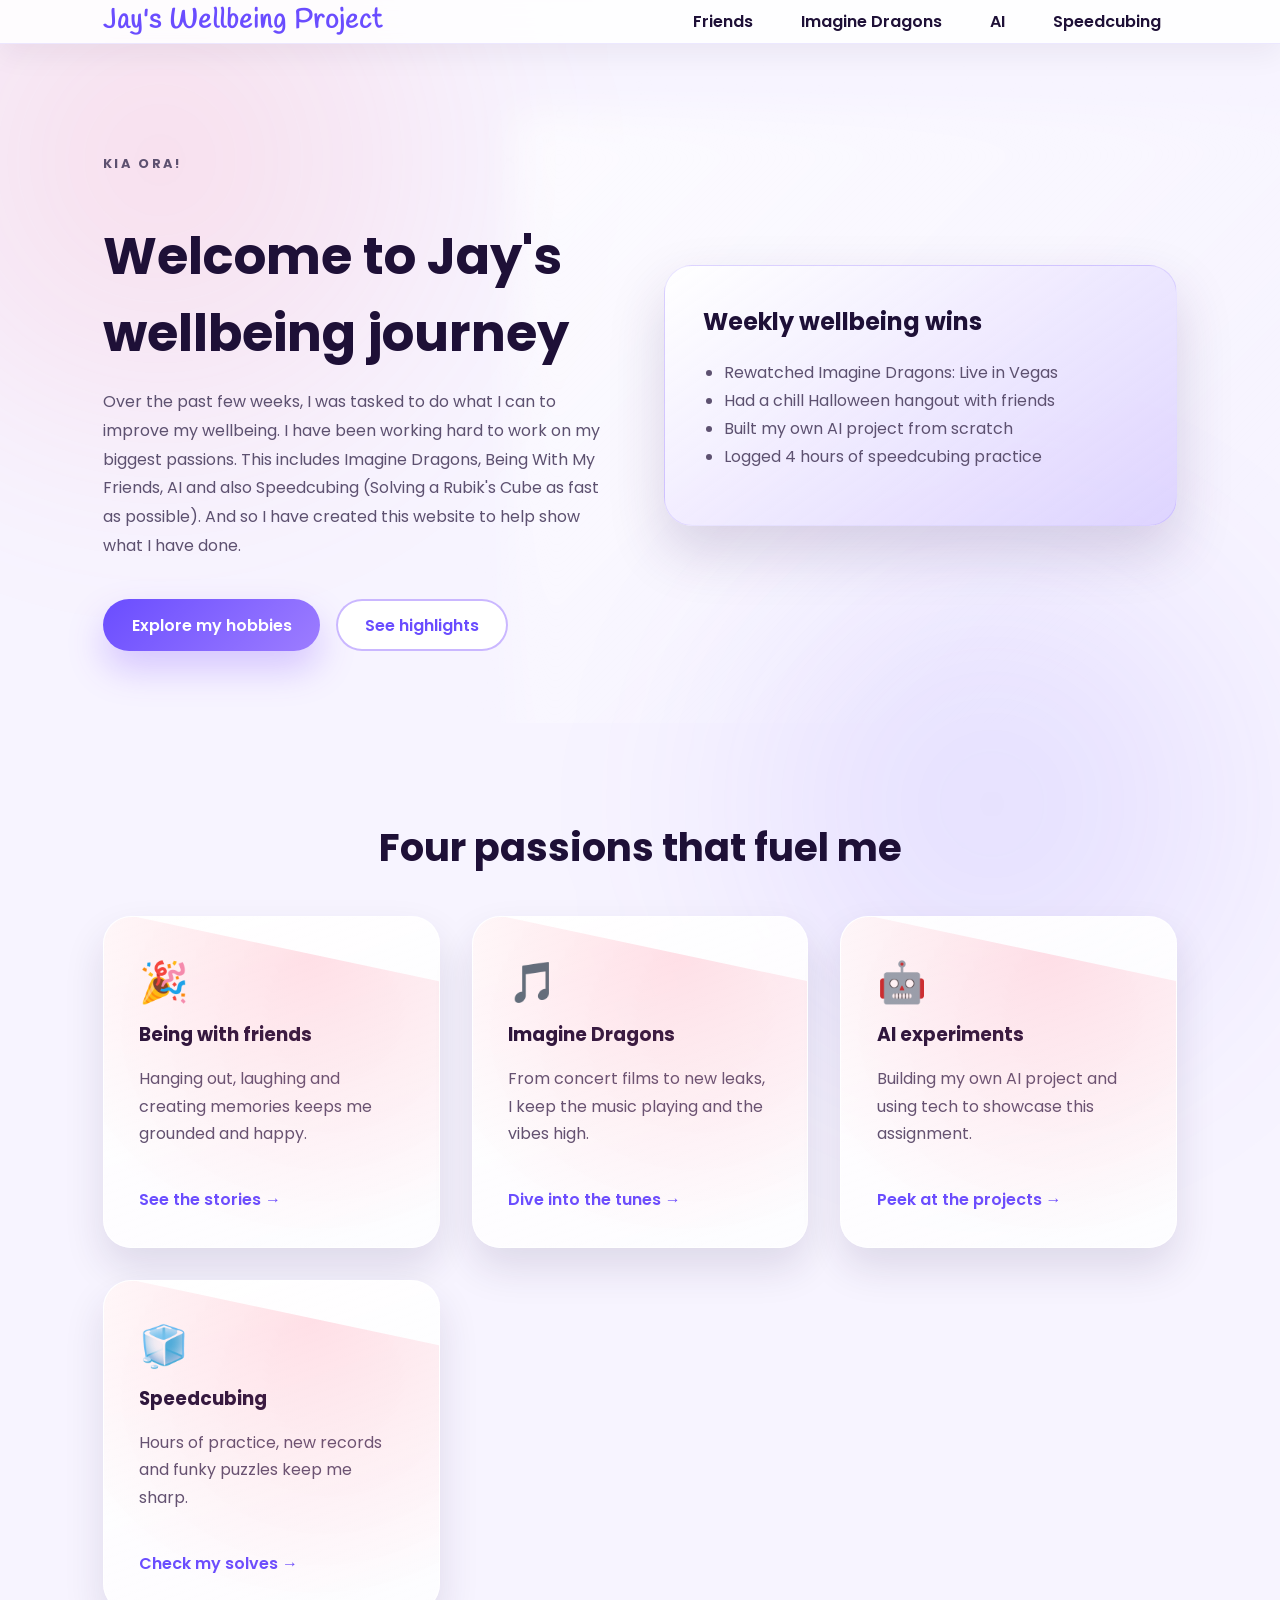
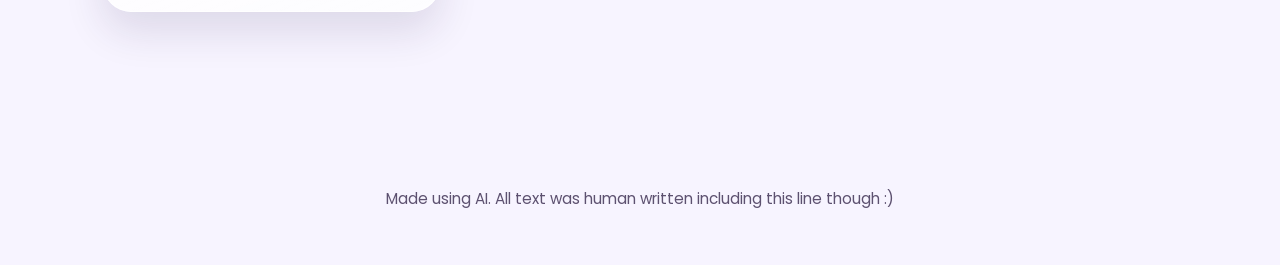
<file: index.html>
<!DOCTYPE html>
<html lang="en">
  <head>
    <meta charset="UTF-8" />
    <meta name="viewport" content="width=device-width, initial-scale=1.0" />
    <title>Jay's Wellbeing Project</title>
    <link rel="preconnect" href="https://fonts.googleapis.com" />
    <link rel="preconnect" href="https://fonts.gstatic.com" crossorigin />
    <link
      href="https://fonts.googleapis.com/css2?family=Poppins:wght@300;400;600;700&family=Handlee&display=swap"
      rel="stylesheet"
    />
    <link rel="stylesheet" href="styles.css" />
  </head>
  <body>
    <header class="site-header">
      <div class="container flex-between">
        <a class="logo" href="index.html">Jay's Wellbeing Project</a>
        <nav class="main-nav">
          <a href="friends.html">Friends</a>
          <a href="imagine-dragons.html">Imagine Dragons</a>
          <a href="ai.html">AI</a>
          <a href="speedcubing.html">Speedcubing</a>
        </nav>
      </div>
    </header>

    <main>
      <section class="hero">
        <div class="container hero-content">
          <div class="hero-text">
            <p class="eyebrow">Kia ora!</p>
            <h1>Welcome to Jay's wellbeing journey</h1>
            <p>
              Over the past few weeks, I was tasked to do what I can to improve my
              wellbeing. I have been working hard to work on my biggest passions.
              This includes Imagine Dragons, Being With My Friends, AI and also
              Speedcubing (Solving a Rubik's Cube as fast as possible). And so I
              have created this website to help show what I have done.
            </p>
            <div class="hero-buttons">
              <a class="btn" href="friends.html">Explore my hobbies</a>
              <a class="btn secondary" href="#hobby-grid">See highlights</a>
            </div>
          </div>
          <div class="hero-card">
            <h2>Weekly wellbeing wins</h2>
            <ul>
              <li>Rewatched Imagine Dragons: Live in Vegas</li>
              <li>Had a chill Halloween hangout with friends</li>
              <li>Built my own AI project from scratch</li>
              <li>Logged 4 hours of speedcubing practice</li>
            </ul>
          </div>
        </div>
      </section>

      <section id="hobby-grid" class="hobby-grid">
        <div class="container">
          <h2>Four passions that fuel me</h2>
          <div class="grid">
            <a class="hobby-card" href="friends.html">
              <div class="emoji">🎉</div>
              <h3>Being with friends</h3>
              <p>
                Hanging out, laughing and creating memories keeps me grounded and
                happy.
              </p>
              <span class="link">See the stories →</span>
            </a>
            <a class="hobby-card" href="imagine-dragons.html">
              <div class="emoji">🎵</div>
              <h3>Imagine Dragons</h3>
              <p>
                From concert films to new leaks, I keep the music playing and the
                vibes high.
              </p>
              <span class="link">Dive into the tunes →</span>
            </a>
            <a class="hobby-card" href="ai.html">
              <div class="emoji">🤖</div>
              <h3>AI experiments</h3>
              <p>
                Building my own AI project and using tech to showcase this
                assignment.
              </p>
              <span class="link">Peek at the projects →</span>
            </a>
            <a class="hobby-card" href="speedcubing.html">
              <div class="emoji">🧊</div>
              <h3>Speedcubing</h3>
              <p>
                Hours of practice, new records and funky puzzles keep me sharp.
              </p>
              <span class="link">Check my solves →</span>
            </a>
          </div>
        </div>
      </section>
    </main>

    <footer class="site-footer">
      <div class="container">
        <p>Made using AI. All text was human written including this line though :)</p>
      </div>
    </footer>

    <script src="scripts.js"></script>
  </body>
</html>
</file>
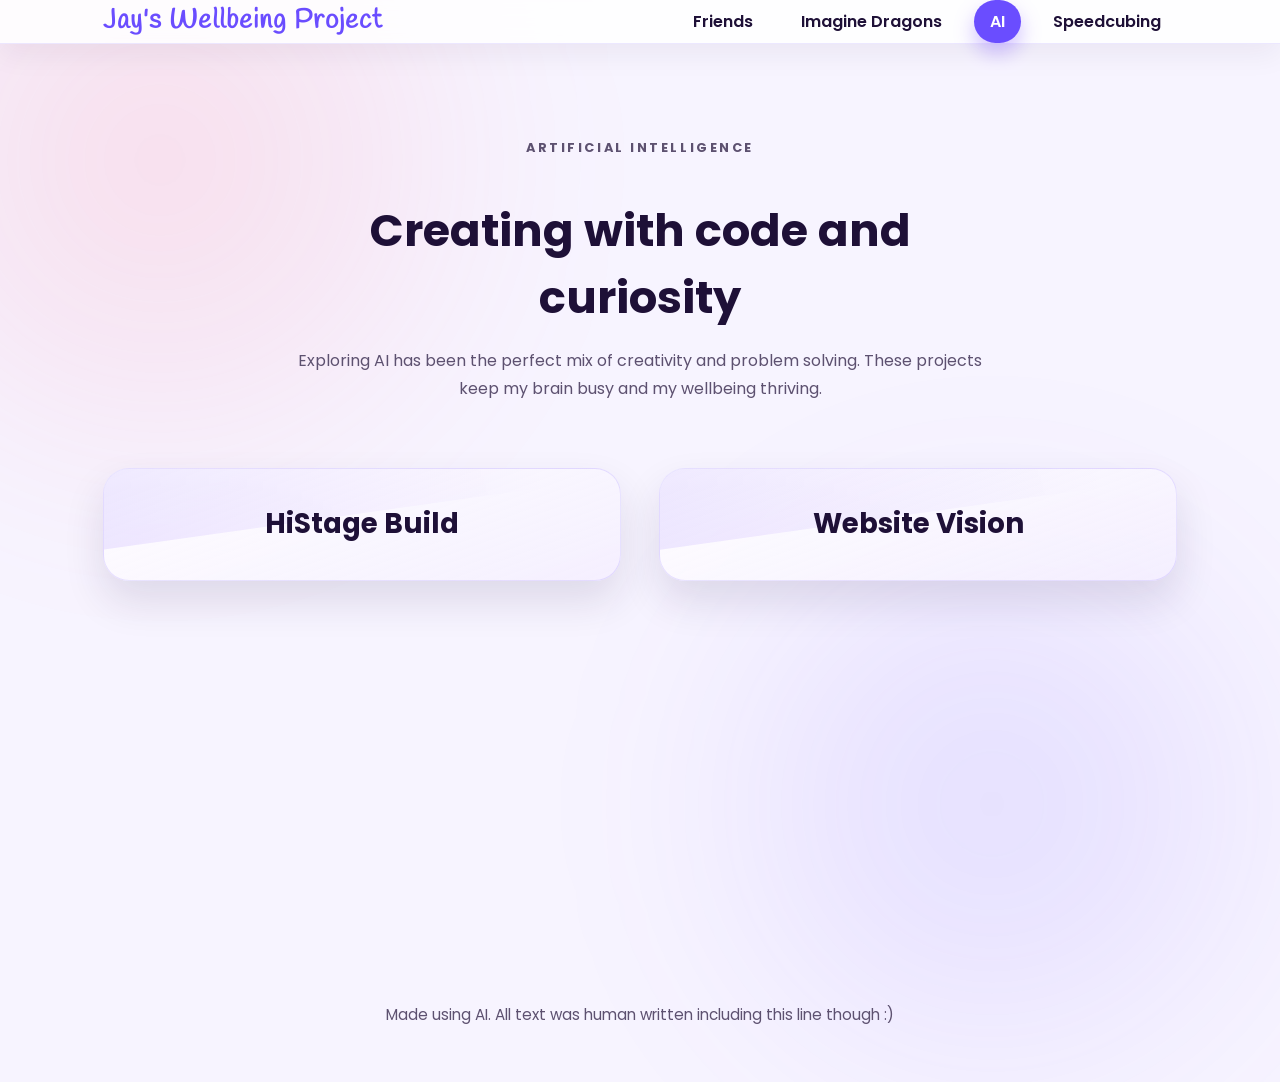
<file: ai.html>
<!DOCTYPE html>
<html lang="en">
  <head>
    <meta charset="UTF-8" />
    <meta name="viewport" content="width=device-width, initial-scale=1.0" />
    <title>AI Projects | Jay's Wellbeing Project</title>
    <link rel="preconnect" href="https://fonts.googleapis.com" />
    <link rel="preconnect" href="https://fonts.gstatic.com" crossorigin />
    <link
      href="https://fonts.googleapis.com/css2?family=Poppins:wght@300;400;600;700&family=Handlee&display=swap"
      rel="stylesheet"
    />
    <link rel="stylesheet" href="styles.css" />
  </head>
  <body>
    <header class="site-header">
      <div class="container flex-between">
        <a class="logo" href="index.html">Jay's Wellbeing Project</a>
        <nav class="main-nav">
          <a href="friends.html">Friends</a>
          <a href="imagine-dragons.html">Imagine Dragons</a>
          <a class="active" href="ai.html">AI</a>
          <a href="speedcubing.html">Speedcubing</a>
        </nav>
      </div>
    </header>

    <main class="page">
      <section class="page-hero">
        <div class="container narrow">
          <p class="eyebrow">Artificial Intelligence</p>
          <h1>Creating with code and curiosity</h1>
          <p>
            Exploring AI has been the perfect mix of creativity and problem
            solving. These projects keep my brain busy and my wellbeing thriving.
          </p>
        </div>
      </section>

      <section class="card-grid">
        <div class="container grid">
          <article class="story-card" tabindex="0">
            <div class="card-inner">
              <div class="card-face card-front">
                <h3>HiStage Build</h3>
              </div>
              <div class="card-face card-back">
                <p>
                  I have been working on creating an AI model in my spare time
                  (using AI to create it). I have been doing this a lot and you can
                  actually check it out at histage.netlify.app. It is far from
                  perfect and I am still working on it but I am happy with the
                  progress that I have achieved.
                </p>
              </div>
            </div>
          </article>

          <article class="story-card" tabindex="0">
            <div class="card-inner">
              <div class="card-face card-front">
                <h3>Website Vision</h3>
              </div>
              <div class="card-face card-back">
                <p>
                  I had a cool idea, I could actually turn this assessment into a
                  way I can use AI. I will use AI to create a really cool website
                  to show what I have done! I have started doing that right now. I
                  am still making all text on the website written by me though.
                </p>
              </div>
            </div>
          </article>
        </div>
      </section>
    </main>

    <footer class="site-footer">
      <div class="container">
        <p>Made using AI. All text was human written including this line though :)</p>
      </div>
    </footer>

    <script src="scripts.js"></script>
  </body>
</html>
</file>
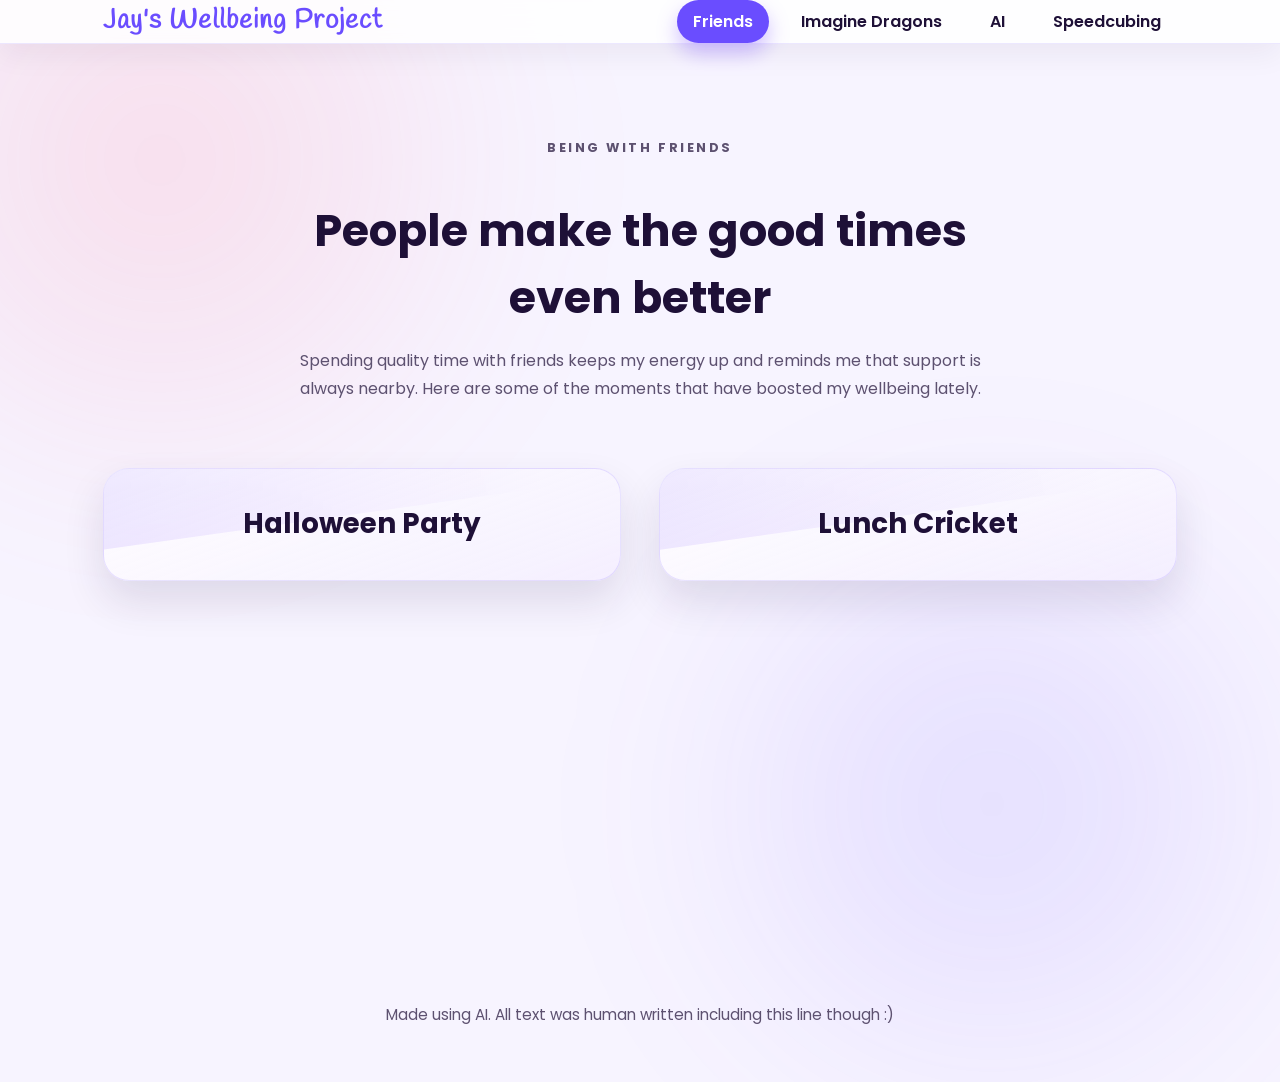
<file: friends.html>
<!DOCTYPE html>
<html lang="en">
  <head>
    <meta charset="UTF-8" />
    <meta name="viewport" content="width=device-width, initial-scale=1.0" />
    <title>Being With Friends | Jay's Wellbeing Project</title>
    <link rel="preconnect" href="https://fonts.googleapis.com" />
    <link rel="preconnect" href="https://fonts.gstatic.com" crossorigin />
    <link
      href="https://fonts.googleapis.com/css2?family=Poppins:wght@300;400;600;700&family=Handlee&display=swap"
      rel="stylesheet"
    />
    <link rel="stylesheet" href="styles.css" />
  </head>
  <body>
    <header class="site-header">
      <div class="container flex-between">
        <a class="logo" href="index.html">Jay's Wellbeing Project</a>
        <nav class="main-nav">
          <a class="active" href="friends.html">Friends</a>
          <a href="imagine-dragons.html">Imagine Dragons</a>
          <a href="ai.html">AI</a>
          <a href="speedcubing.html">Speedcubing</a>
        </nav>
      </div>
    </header>

    <main class="page">
      <section class="page-hero">
        <div class="container narrow">
          <p class="eyebrow">Being With Friends</p>
          <h1>People make the good times even better</h1>
          <p>
            Spending quality time with friends keeps my energy up and reminds me
            that support is always nearby. Here are some of the moments that have
            boosted my wellbeing lately.
          </p>
        </div>
      </section>

      <section class="card-grid">
        <div class="container grid">
          <article class="story-card" tabindex="0">
            <div class="card-inner">
              <div class="card-face card-front">
                <h3>Halloween Party</h3>
              </div>
              <div class="card-face card-back">
                <p>
                  Not really a party, like, no drinking or whatever, but I just
                  had Felipe, Toby and Adelle over on Halloween and we did an
                  Escape Room, and we also watched IT (2017). Neither were as
                  scary as we were hoping for but I had a good time and I think
                  that everyone else did too. We’re already planning to watch the
                  sequel.
                </p>
              </div>
            </div>
          </article>

          <article class="story-card" tabindex="0">
            <div class="card-inner">
              <div class="card-face card-front">
                <h3>Lunch Cricket</h3>
              </div>
              <div class="card-face card-back">
                <p>
                  Yesterday at lunch I went bowling with Toby and Adelle. Like,
                  cricket bowling. I don’t really like sport and so didn’t like
                  the physical aspect but I just liked doing something with the
                  people that I like to spend time with and just chill out with.
                  And then we played catch which was just fun, so, yeah.
                </p>
              </div>
            </div>
          </article>
        </div>
      </section>
    </main>

    <footer class="site-footer">
      <div class="container">
        <p>Made using AI. All text was human written including this line though :)</p>
      </div>
    </footer>

    <script src="scripts.js"></script>
  </body>
</html>
</file>
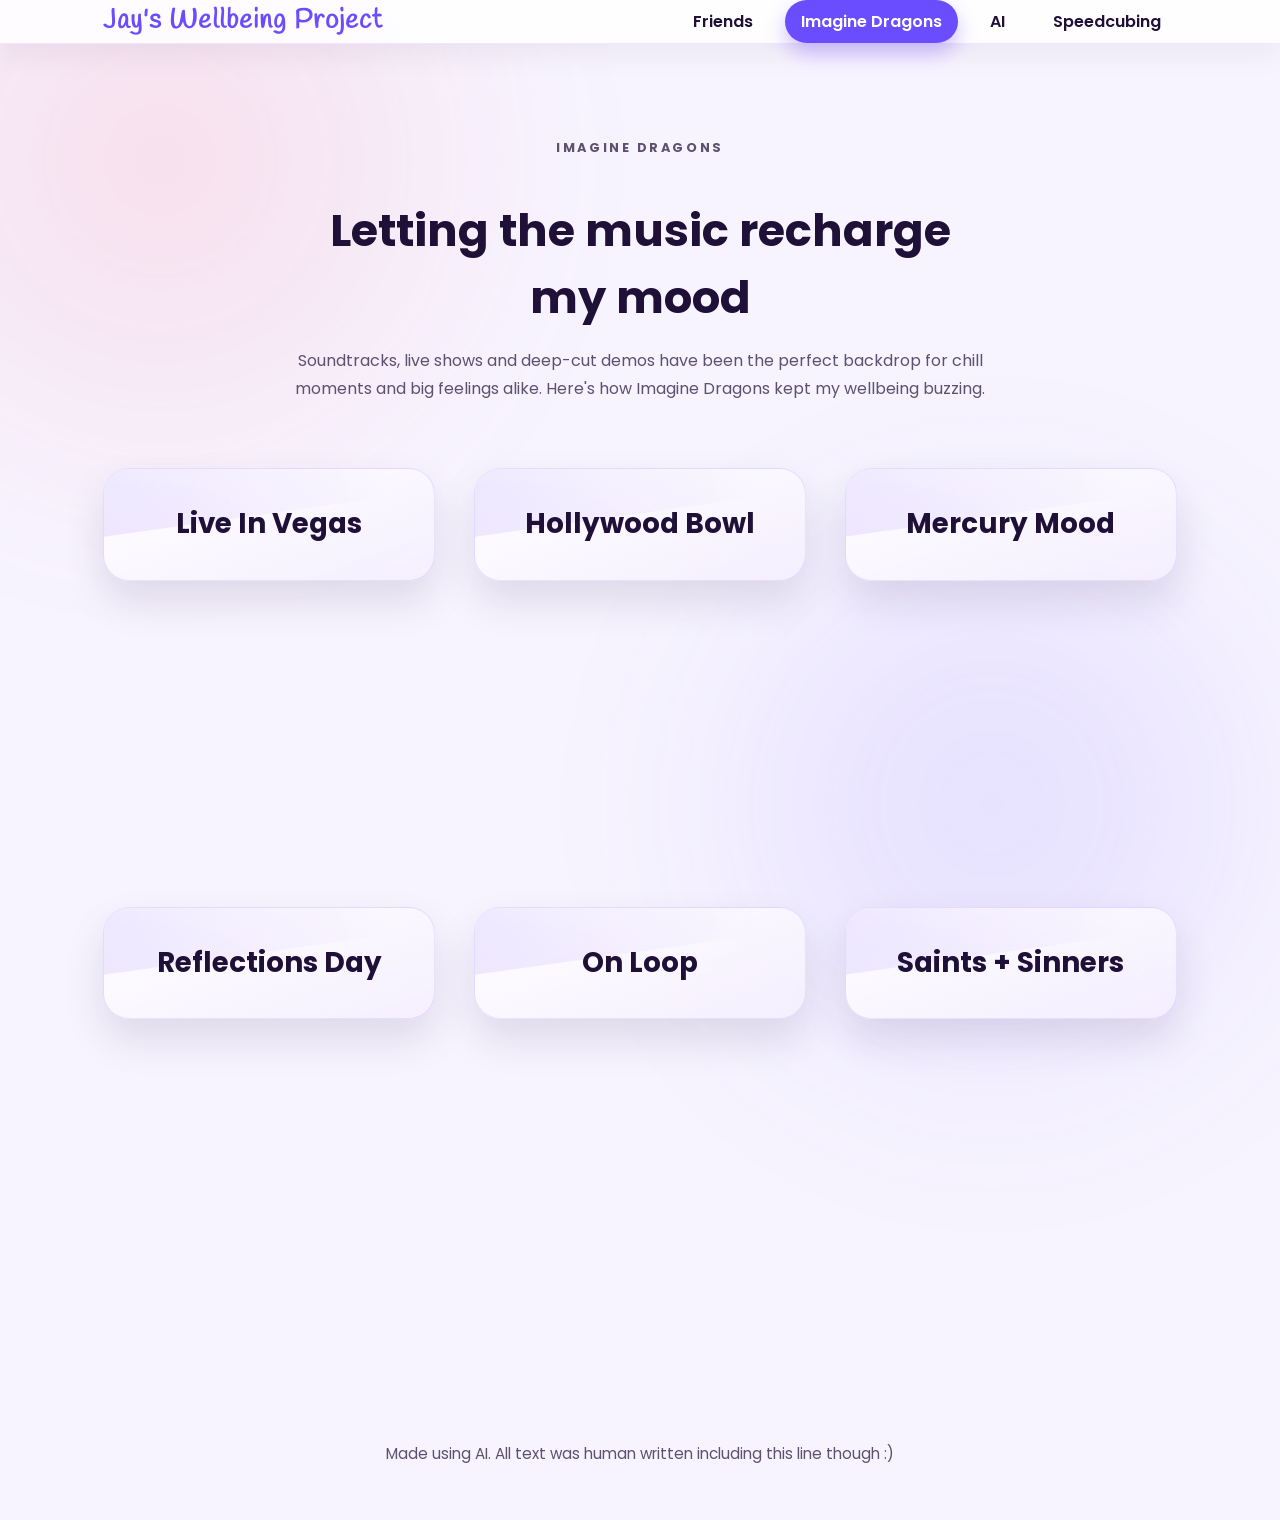
<file: imagine-dragons.html>
<!DOCTYPE html>
<html lang="en">
  <head>
    <meta charset="UTF-8" />
    <meta name="viewport" content="width=device-width, initial-scale=1.0" />
    <title>Imagine Dragons | Jay's Wellbeing Project</title>
    <link rel="preconnect" href="https://fonts.googleapis.com" />
    <link rel="preconnect" href="https://fonts.gstatic.com" crossorigin />
    <link
      href="https://fonts.googleapis.com/css2?family=Poppins:wght@300;400;600;700&family=Handlee&display=swap"
      rel="stylesheet"
    />
    <link rel="stylesheet" href="styles.css" />
  </head>
  <body>
    <header class="site-header">
      <div class="container flex-between">
        <a class="logo" href="index.html">Jay's Wellbeing Project</a>
        <nav class="main-nav">
          <a href="friends.html">Friends</a>
          <a class="active" href="imagine-dragons.html">Imagine Dragons</a>
          <a href="ai.html">AI</a>
          <a href="speedcubing.html">Speedcubing</a>
        </nav>
      </div>
    </header>

    <main class="page">
      <section class="page-hero">
        <div class="container narrow">
          <p class="eyebrow">Imagine Dragons</p>
          <h1>Letting the music recharge my mood</h1>
          <p>
            Soundtracks, live shows and deep-cut demos have been the perfect
            backdrop for chill moments and big feelings alike. Here's how Imagine
            Dragons kept my wellbeing buzzing.
          </p>
        </div>
      </section>

      <section class="card-grid">
        <div class="container grid">
          <article class="story-card" tabindex="0">
            <div class="card-inner">
              <div class="card-face card-front">
                <h3>Live In Vegas</h3>
              </div>
              <div class="card-face card-back">
                <p>
                  Just watched Imagine Dragons: Live In Vegas again. I love this
                  movie so much so it was cool to rewatch it and a nice way to
                  chill out.
                </p>
              </div>
            </div>
          </article>

          <article class="story-card" tabindex="0">
            <div class="card-inner">
              <div class="card-face card-front">
                <h3>Hollywood Bowl</h3>
              </div>
              <div class="card-face card-back">
                <p>
                  The Imagine Dragons: Live From The Hollywood Bowl movie is
                  coming to be streamed again for one day featuring a new,
                  exclusive Q&amp;A with the band! I haven’t bought my ticket yet
                  but I will soon, I can not wait!!
                </p>
              </div>
            </div>
          </article>

          <article class="story-card" tabindex="0">
            <div class="card-inner">
              <div class="card-face card-front">
                <h3>Mercury Mood</h3>
              </div>
              <div class="card-face card-back">
                <p>
                  I have been listening to the album Mercury a lot more. I didn’t
                  used to listen to this one too much but I don’t know why because
                  it is so good! I also found a lot of songs I couldn’t really
                  relate to before, sort of but not really, I can now actually
                  relate to really well, such as Blur or Piece Of Mind.
                </p>
              </div>
            </div>
          </article>

          <article class="story-card" tabindex="0">
            <div class="card-inner">
              <div class="card-face card-front">
                <h3>Reflections Day</h3>
              </div>
              <div class="card-face card-back">
                <p>
                  Today I had a Reflections theme. That’s the 10th anniversary
                  collection of Smoke + Mirrors, 14 Demo songs that never made the
                  original cut. I just thought I love this album, Destroyed may
                  even be the most relatable song by them in the world, yet I just
                  don’t listen to it enough. Also been enjoying Woke a lot more.
                  When I first heard that song, I was kinda disappointed, it was my
                  least favourite song by the band. I still liked it more than any
                  song by any other artist, but it didn’t wow me. But now,
                  listening to the message more just today, I actually like it a
                  lot. It just makes me feel good, it’s a feel good song.
                </p>
              </div>
            </div>
          </article>

          <article class="story-card" tabindex="0">
            <div class="card-inner">
              <div class="card-face card-front">
                <h3>On Loop</h3>
              </div>
              <div class="card-face card-back">
                <p>
                  I’ll Make It Up To You just came on and I love that instrumental
                  so I put it on loop. Listening to it right now as I am writing
                  this. After this I might loop Start Over.
                </p>
              </div>
            </div>
          </article>

          <article class="story-card" tabindex="0">
            <div class="card-inner">
              <div class="card-face card-front">
                <h3>Saints + Sinners</h3>
              </div>
              <div class="card-face card-back">
                <p>
                  Ok so an album that was going to come out instead of LOOM called
                  Saints + Sinners was just leaked. It is really good so I got 11
                  new songs to listen to I had never heard before, so that is just
                  awesome honestly. Great opportunity to improve my wellbeing,
                  hear amazing music I had never heard before.
                </p>
              </div>
            </div>
          </article>
        </div>
      </section>
    </main>

    <footer class="site-footer">
      <div class="container">
        <p>Made using AI. All text was human written including this line though :)</p>
      </div>
    </footer>

    <script src="scripts.js"></script>
  </body>
</html>
</file>
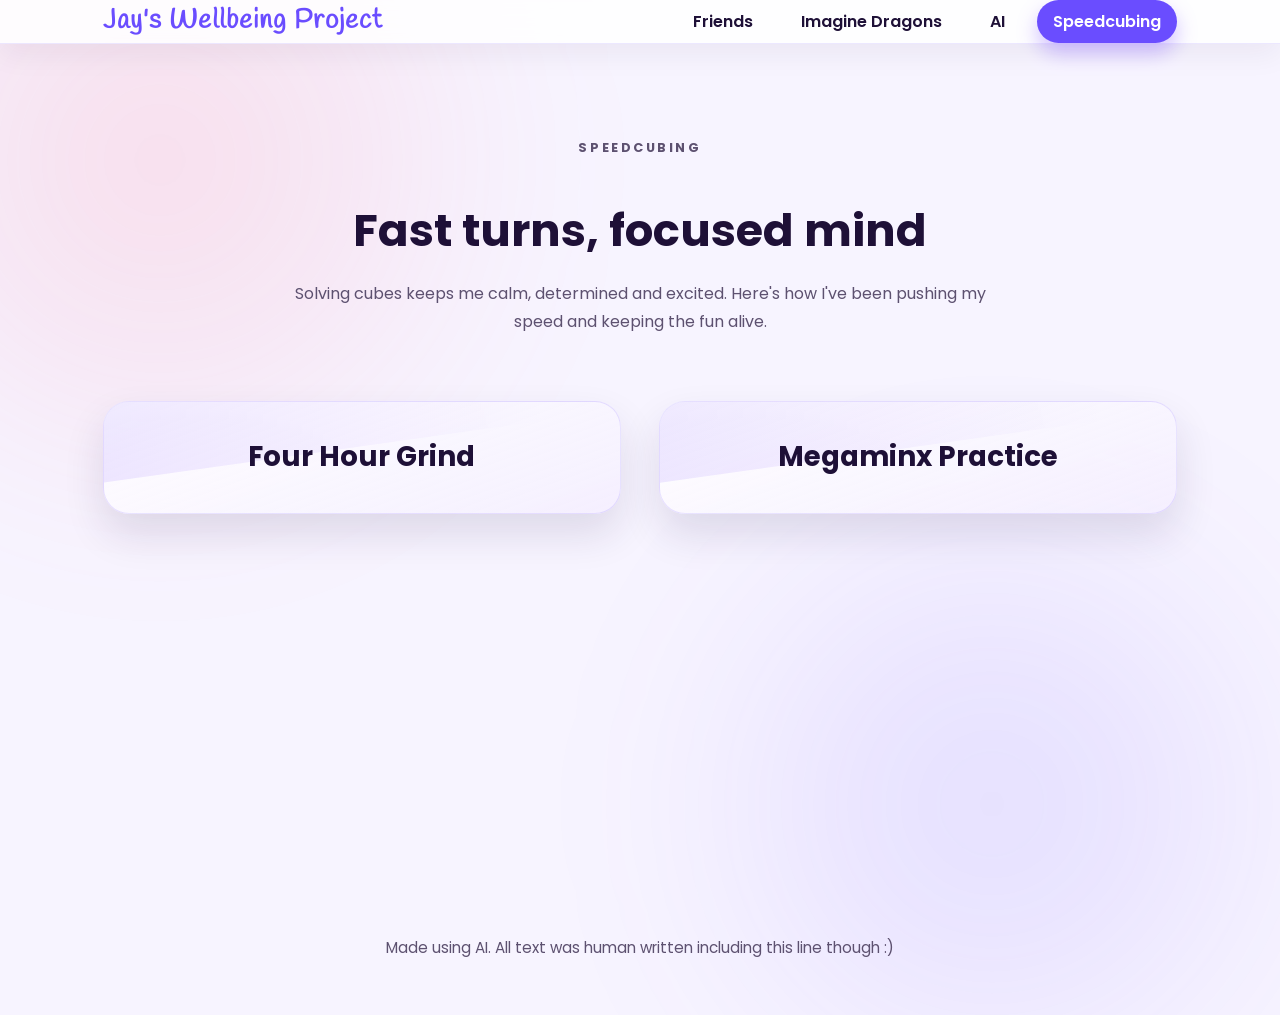
<file: speedcubing.html>
<!DOCTYPE html>
<html lang="en">
  <head>
    <meta charset="UTF-8" />
    <meta name="viewport" content="width=device-width, initial-scale=1.0" />
    <title>Speedcubing | Jay's Wellbeing Project</title>
    <link rel="preconnect" href="https://fonts.googleapis.com" />
    <link rel="preconnect" href="https://fonts.gstatic.com" crossorigin />
    <link
      href="https://fonts.googleapis.com/css2?family=Poppins:wght@300;400;600;700&family=Handlee&display=swap"
      rel="stylesheet"
    />
    <link rel="stylesheet" href="styles.css" />
  </head>
  <body>
    <header class="site-header">
      <div class="container flex-between">
        <a class="logo" href="index.html">Jay's Wellbeing Project</a>
        <nav class="main-nav">
          <a href="friends.html">Friends</a>
          <a href="imagine-dragons.html">Imagine Dragons</a>
          <a href="ai.html">AI</a>
          <a class="active" href="speedcubing.html">Speedcubing</a>
        </nav>
      </div>
    </header>

    <main class="page">
      <section class="page-hero">
        <div class="container narrow">
          <p class="eyebrow">Speedcubing</p>
          <h1>Fast turns, focused mind</h1>
          <p>
            Solving cubes keeps me calm, determined and excited. Here's how I've
            been pushing my speed and keeping the fun alive.
          </p>
        </div>
      </section>

      <section class="card-grid">
        <div class="container grid">
          <article class="story-card" tabindex="0">
            <div class="card-inner">
              <div class="card-face card-front">
                <h3>Four Hour Grind</h3>
              </div>
              <div class="card-face card-back">
                <p>
                  Today I have been doing the cube all day since I got back from
                  school. It is 7:43 now and I probably got home at about 4 so I
                  have done almost 4 hours now. I got 17 under 20 second solves
                  which is pretty good for me and even two 16 second ones!
                </p>
              </div>
            </div>
          </article>

          <article class="story-card" tabindex="0">
            <div class="card-inner">
              <div class="card-face card-front">
                <h3>Megaminx Practice</h3>
              </div>
              <div class="card-face card-back">
                <p>
                  I have been practicing Megaminx (12 sided dodecahedron). I’m
                  actually the 244th best in the country at this one but I still
                  take ages. I honestly don’t know how I am that high, New
                  Zealanders clearly just suck at this cube. I still average ~2:20
                  at it. But yeah, I haven’t done this one in ages so I thought I
                  would and I am doing ok at it.
                </p>
              </div>
            </div>
          </article>
        </div>
      </section>
    </main>

    <footer class="site-footer">
      <div class="container">
        <p>Made using AI. All text was human written including this line though :)</p>
      </div>
    </footer>

    <script src="scripts.js"></script>
  </body>
</html>
</file>
<file: styles.css>
:root {
  --bg: #f7f4ff;
  --bg-alt: #ffffff;
  --accent: #6a4dff;
  --accent-soft: #d8ccff;
  --accent-2: #ff6584;
  --text: #1e1037;
  --muted: #5d5170;
  --surface-border: rgba(106, 77, 255, 0.15);
  --shadow: 0 20px 40px rgba(43, 22, 75, 0.12);
  --shadow-soft: 0 25px 55px rgba(65, 38, 105, 0.18);
  --transition-snap: cubic-bezier(0.33, 1, 0.68, 1);
}

* {
  box-sizing: border-box;
}

body {
  margin: 0;
  font-family: "Poppins", sans-serif;
  color: var(--text);
  background: var(--bg);
  min-height: 100vh;
  -webkit-font-smoothing: antialiased;
  position: relative;
}

body::before,
body::after {
  content: "";
  position: fixed;
  z-index: -1;
  width: 65vmax;
  height: 65vmax;
  filter: blur(90px);
  opacity: 0.5;
  pointer-events: none;
}

body::before {
  background: radial-gradient(circle, rgba(255, 101, 132, 0.35), transparent 65%);
  top: -20vmax;
  left: -20vmax;
}

body::after {
  background: radial-gradient(circle, rgba(106, 77, 255, 0.3), transparent 60%);
  bottom: -25vmax;
  right: -10vmax;
}

a {
  color: inherit;
  text-decoration: none;
}

a:hover,
a:focus {
  text-decoration: underline;
}

.container {
  width: min(1100px, 92vw);
  margin: 0 auto;
  padding-inline: clamp(0.5rem, 1vw, 1rem);
}

section {
  scroll-margin-top: 6rem;
}

.flex-between {
  display: flex;
  justify-content: space-between;
  align-items: center;
  gap: 1.5rem;
}

.site-header {
  background: rgba(255, 255, 255, 0.85);
  backdrop-filter: blur(16px);
  position: sticky;
  top: 0;
  z-index: 10;
  box-shadow: 0 10px 30px rgba(30, 16, 55, 0.06);
  border-bottom: 1px solid rgba(106, 77, 255, 0.12);
}

.logo {
  font-family: "Handlee", cursive;
  font-size: 1.7rem;
  color: var(--accent);
  font-weight: 700;
  letter-spacing: 1px;
}

.main-nav {
  display: flex;
  gap: 1rem;
  font-weight: 600;
}

.main-nav a {
  padding: 0.55rem 1rem;
  border-radius: 999px;
  transition: background 0.25s var(--transition-snap),
    color 0.25s var(--transition-snap),
    transform 0.25s var(--transition-snap);
}

.main-nav a:hover,
.main-nav a:focus {
  background: rgba(124, 77, 255, 0.15);
  transform: translateY(-1px);
}

.main-nav a.active {
  background: var(--accent);
  color: white;
  box-shadow: 0 10px 20px rgba(124, 77, 255, 0.35);
}

.hero {
  padding: 6rem 0 4.5rem;
  position: relative;
  overflow: hidden;
}

.hero::after {
  content: "";
  position: absolute;
  inset: 10% -30% -40% 40%;
  background: linear-gradient(135deg, rgba(255, 255, 255, 0.65), transparent 55%);
  filter: blur(20px);
  z-index: -1;
}

.hero-content {
  display: grid;
  gap: 3rem;
  grid-template-columns: repeat(auto-fit, minmax(280px, 1fr));
  align-items: center;
}

.hero-text h1 {
  font-size: clamp(2.5rem, 4vw, 3.5rem);
  margin-bottom: 1rem;
}

.eyebrow {
  text-transform: uppercase;
  letter-spacing: 0.2em;
  font-size: 0.8rem;
  color: var(--accent-2);
  font-weight: 700;
}

.hero-text p {
  line-height: 1.8;
  color: var(--muted);
}

.hero-buttons {
  display: flex;
  flex-wrap: wrap;
  gap: 1rem;
  margin-top: 2.4rem;
}

.btn {
  display: inline-flex;
  align-items: center;
  justify-content: center;
  padding: 0.85rem 1.8rem;
  border-radius: 999px;
  font-weight: 600;
  background: linear-gradient(135deg, var(--accent), #9d7dff);
  color: white;
  box-shadow: 0 18px 36px rgba(124, 77, 255, 0.28);
  transition: transform 0.25s var(--transition-snap),
    box-shadow 0.25s var(--transition-snap);
}

.btn.secondary {
  background: var(--bg-alt);
  color: var(--accent);
  box-shadow: inset 0 0 0 2px rgba(124, 77, 255, 0.4);
}

.btn:hover,
.btn:focus {
  transform: translateY(-4px);
  box-shadow: 0 24px 42px rgba(124, 77, 255, 0.32);
}

.hero-card {
  background: linear-gradient(145deg, rgba(255, 255, 255, 0.95), rgba(216, 204, 255, 0.8));
  padding: 2.4rem;
  border-radius: 28px;
  box-shadow: var(--shadow-soft);
  border: 1px solid var(--surface-border);
}

.hero-card h2 {
  margin-top: 0;
  font-size: 1.5rem;
}

.hero-card ul {
  padding-left: 1.3rem;
  color: var(--muted);
  line-height: 1.75;
}

.hobby-grid {
  padding: 4rem 0 6.5rem;
}

.hobby-grid h2 {
  text-align: center;
  margin-bottom: 2.5rem;
  font-size: clamp(2rem, 3vw, 2.5rem);
}

.hobby-grid .grid {
  display: grid;
  gap: 2rem;
  grid-template-columns: repeat(auto-fit, minmax(250px, 1fr));
}

.hobby-card {
  background: linear-gradient(160deg, rgba(255, 255, 255, 0.95), rgba(255, 255, 255, 0.75));
  padding: 2.2rem;
  border-radius: 28px;
  box-shadow: var(--shadow);
  position: relative;
  overflow: hidden;
  transition: transform 0.3s var(--transition-snap),
    box-shadow 0.3s var(--transition-snap);
  border: 1px solid rgba(255, 255, 255, 0.8);
}

.hobby-card::after {
  content: "";
  position: absolute;
  inset: auto -30% -30% -30%;
  height: 120%;
  background: radial-gradient(circle at top, rgba(255, 101, 132, 0.2), transparent 60%);
  transform: rotate(12deg);
}

.hobby-card:hover,
.hobby-card:focus {
  transform: translateY(-10px) scale(1.01);
  box-shadow: 0 28px 50px rgba(30, 16, 55, 0.16);
}

.hobby-card h3 {
  margin: 0.5rem 0;
}

.hobby-card p {
  color: var(--muted);
  line-height: 1.7;
}

.hobby-card .link {
  display: inline-block;
  margin-top: 1.5rem;
  font-weight: 600;
  color: var(--accent);
}

.hobby-card .emoji {
  font-size: 2.5rem;
}

.site-footer {
  padding: 3.5rem 0 2.5rem;
  text-align: center;
  color: var(--muted);
  font-size: 0.95rem;
}

.page {
  padding-bottom: 4rem;
}

.page-hero {
  padding: 5rem 0 3rem;
  text-align: center;
}

.page-hero h1 {
  font-size: clamp(2.2rem, 3.5vw, 3rem);
  margin-bottom: 1rem;
}

.page-hero p {
  color: var(--muted);
  line-height: 1.8;
}

.page .narrow {
  max-width: 720px;
}

.card-grid .grid {
  display: grid;
  gap: 2.4rem;
  grid-template-columns: repeat(auto-fit, minmax(260px, 1fr));
}

.story-card {
  position: relative;
  perspective: 1400px;
  outline: none;
  --story-card-height: clamp(320px, 55vw, 400px);
  height: var(--story-card-height);
  --card-back-font-min: 0.82;
  --card-back-font-max: 1.05;
}

.story-card .card-inner {
  position: relative;
  width: 100%;
  height: 100%;
  transform-style: preserve-3d;
  transition: transform 0.7s var(--transition-snap);
}

.story-card .card-face {
  position: absolute;
  inset: 0;
  display: flex;
  flex-direction: column;
  align-items: center;
  justify-content: center;
  text-align: center;
  padding: clamp(1.9rem, 1.5rem + 0.8vw, 2.5rem)
    clamp(1.7rem, 1.3rem + 1vw, 2.4rem);
  background: linear-gradient(160deg, rgba(255, 255, 255, 0.96), rgba(244, 238, 255, 0.82));
  border-radius: 26px;
  box-shadow: var(--shadow);
  border: 1px solid var(--surface-border);
  backface-visibility: hidden;
  overflow: hidden;
}

.story-card .card-face::before {
  content: "";
  position: absolute;
  inset: -30% -40% auto -40%;
  height: 70%;
  background: radial-gradient(circle at top left, rgba(124, 77, 255, 0.18), transparent 70%);
  transform: rotate(-8deg);
  pointer-events: none;
}

.story-card .card-face > * {
  position: relative;
  margin: 0;
}

.story-card .card-front h3 {
  font-size: clamp(1.35rem, 1.1rem + 0.8vw, 1.75rem);
}

.story-card .card-back {
  transform: rotateY(180deg);
  align-items: stretch;
  text-align: left;
  justify-content: center;
  font-size: var(--card-back-font, 1rem);
  line-height: 1.6;
  overflow: hidden;
}

.story-card .card-back p {
  color: var(--muted);
  text-align: left;
  font-size: inherit;
  overflow-wrap: anywhere;
  text-wrap: pretty;
}

.story-card .card-back p + p {
  margin-top: 1rem;
}

.story-card:hover .card-inner,
.story-card:focus .card-inner,
.story-card:focus-within .card-inner {
  transform: rotateY(180deg);
}

.story-card:focus-visible .card-face {
  box-shadow: var(--shadow), 0 0 0 3px rgba(124, 77, 255, 0.35);
}

.story-card .card-front,
.story-card .card-back {
  transform-style: preserve-3d;
}

.story-card .card-front {
  position: relative;
}

.story-card .card-front {
  font-weight: 600;
}

.card-tag {
  position: relative;
  display: inline-flex;
  padding: 0.35rem 0.9rem;
  border-radius: 999px;
  font-size: 0.75rem;
  text-transform: uppercase;
  letter-spacing: 0.14em;
  font-weight: 700;
  background: rgba(255, 101, 132, 0.12);
  color: var(--accent-2);
}

.card-footnote {
  font-style: italic;
  color: #a084c7;
  margin-top: 1rem;
}

@media (max-width: 720px) {
  .flex-between {
    flex-direction: column;
    align-items: flex-start;
  }

  .main-nav {
    width: 100%;
    justify-content: space-between;
    flex-wrap: wrap;
  }

  .hero {
    padding-top: 5rem;
  }
}
</file>
